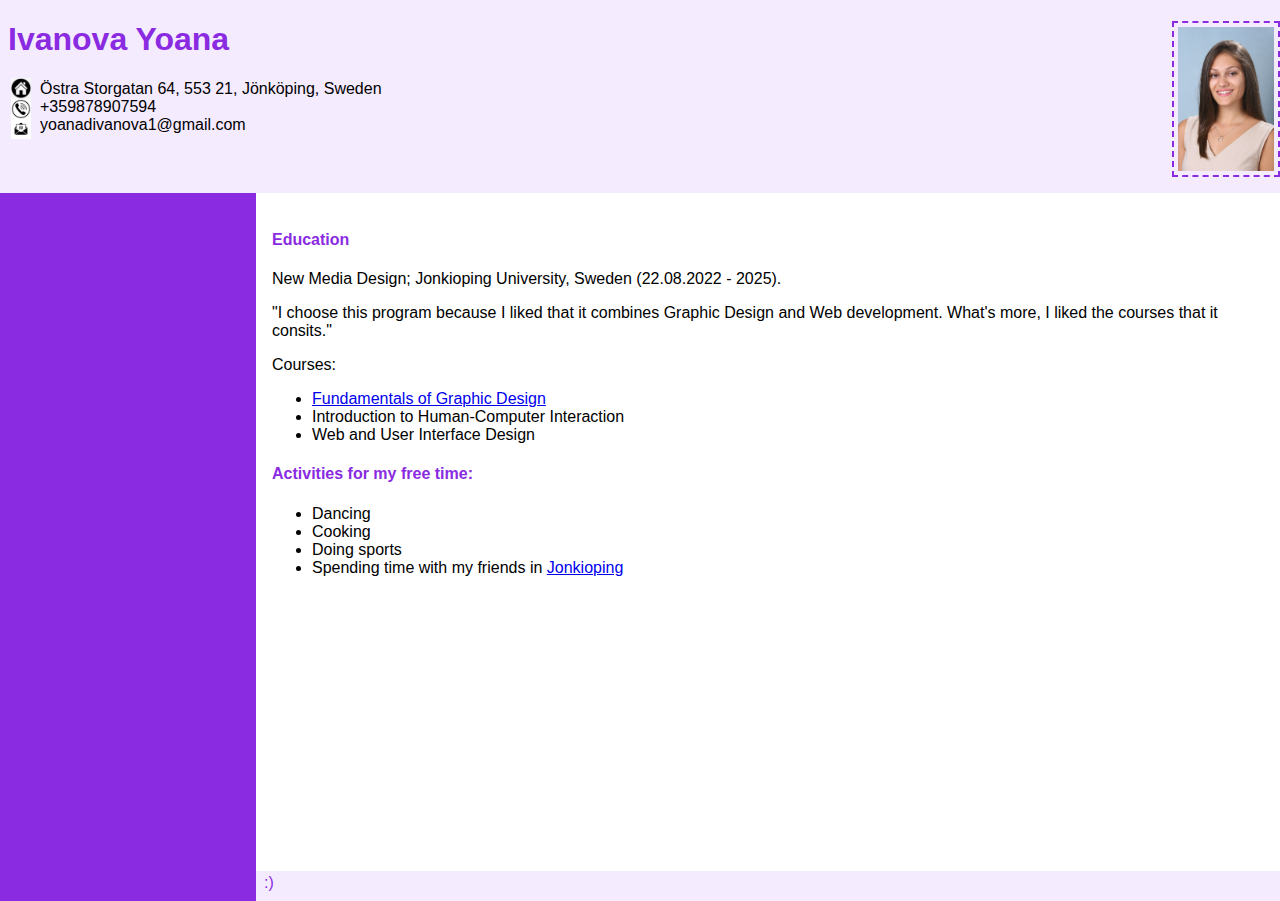
<file: index.html>
<!DOCTYPE html>
<html lang="en">
  <head>
    <meta charset="UTF-8" />
    <meta http-equiv="X-UA-Compatible" content="IE=edge" />
    <meta name="viewport" content="width=device-width, initial-scale=1.0" />
    <link rel="stylesheet" href="style.css" />
    <title>Portfolio</title>
  </head>
  <body>
    <main class="container">
        <header>
        <div class="header"><img class="profile-img"
          src="cv.jpg"
          alt="profile picture"
          />
          <h1 class="text">Ivanova Yoana</h1>
          <ul>
            <li>Östra Storgatan 64, 553 21, Jönköping, Sweden</li>
            <li>+359878907594</li>
            <li>yoanadivanova1@gmail.com</li>
          </ul>
        </header>
        </div>
        <div class="color"></div>
        <img class="home" src="/homee.jpg" alt="">
        <img class="phone" src="/phone.jpg" alt="">
        <img class="mail" src="/mail.jpg" alt="">
        <div class="content">
          <h4>Education</h4>
          <p> New Media Design; Jonkioping University, Sweden (22.08.2022 - 2025).</p>
          
          <p>"I choose this program because I liked that it combines Graphic Design and Web development. What's more, I liked the courses that it consits."</p>
        <p>Courses:</p>
          <ul>
            <li class="hover"><a href="fgd/fgd.html">Fundamentals of Graphic Design</a></li>
            <li class="hover">Introduction to Human-Computer Interaction</li>
            <li class="hover">Web and User Interface Design</li>
          </ul>
          <h4>Activities for my free time:</h4></p>
          <ul>
            <li>Dancing</li>
            <li>Cooking</li>
            <li>Doing sports</li>
            <li>Spending time with my friends in <a href="jonkopiong/jkpg.html">Jonkioping</a></li>
          </ul>
      </div>
        <div class="footer">
          <article class="margin">:)</article>
        </div>
          
      </main>
  </body>
</html>
</file>
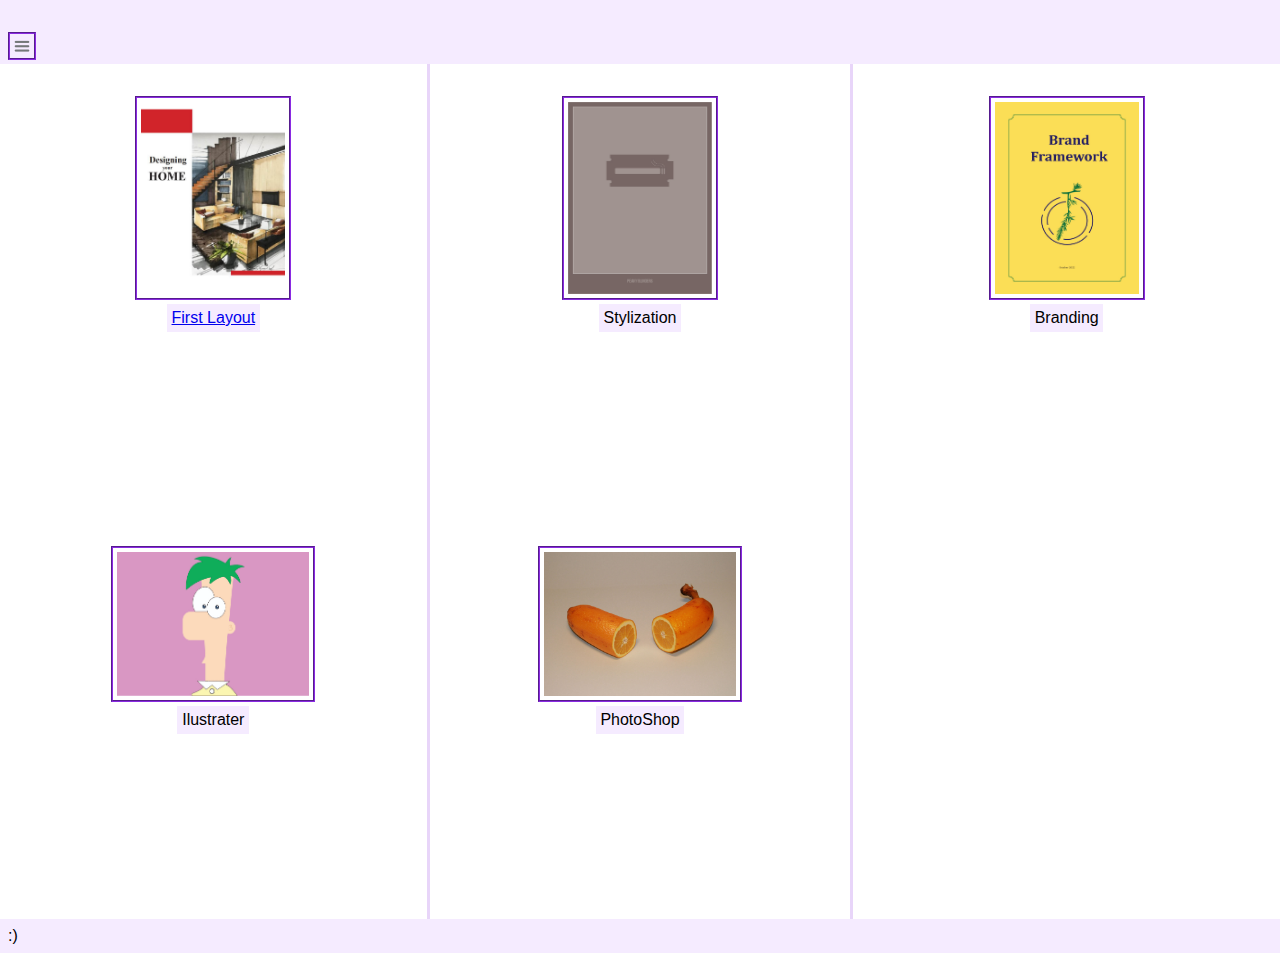
<file: fgd/index.html>
<!DOCTYPE html>
<html lang="en">
  <head>
    <meta charset="UTF-8" />
    <meta http-equiv="X-UA-Compatible" content="IE=edge" />
    <meta name="viewport" content="width=device-width, initial-scale=1.0" />
    <link rel="stylesheet" href="style.css" />
    <title>Fundamentals of Graphic Design</title>
  </head>
  <body>
    <main class="container">
      <header>
        <div class="menu">
          <input id="menu-toggle" type="checkbox" />
          <label for="menu-toggle">
            <img class="menu-size" src="588a64e7d06f6719692a2d11.png" alt="menu">
          </label>
          <ul class="menu-list">
            <li><a href="http://127.0.0.1:5502/index.html">Main page</a></li>
            <li>Introduction to Human-Computer Interaction</li>
            <li>Web and User Interface Design</li>
          </ul>
        </div>
      </header>
      <div class="lefttop">
        <div class="div1"><img src="Doc1.jpg" alt="first" /></div>
        <div class="box"><a href="firstlayout/index.html">First Layout</a></div>
      </div>
      <div class="centertop">
       <div class="div1"><img src="Artboard 1-100.jpg" alt="first" /></div> 
        <div class="box">Stylization</div>
      </div>
      <div class="righttop">
        <div class="div1"><img
          src="Branding (Swedish Gin) - Yoana Ivanova_page-0001.jpg"
          alt="first"
        /></div>
        <div class="box">Branding</div>
      </div>
      <div class="left">
        <div class="div1"><img class="img2" src="Ferb.jpg" alt="first" /></div>
        <div class="box">Ilustrater</div>
      </div>
      <div class="center">
        <div class="div1"><img class="img2" src="banana orange.jpg" alt="first" /></div>
        <div class="box">PhotoShop</div>
      </div>
      </div>
      <footer>:)</footer>
    </main>
  </body>
</html>
</file>
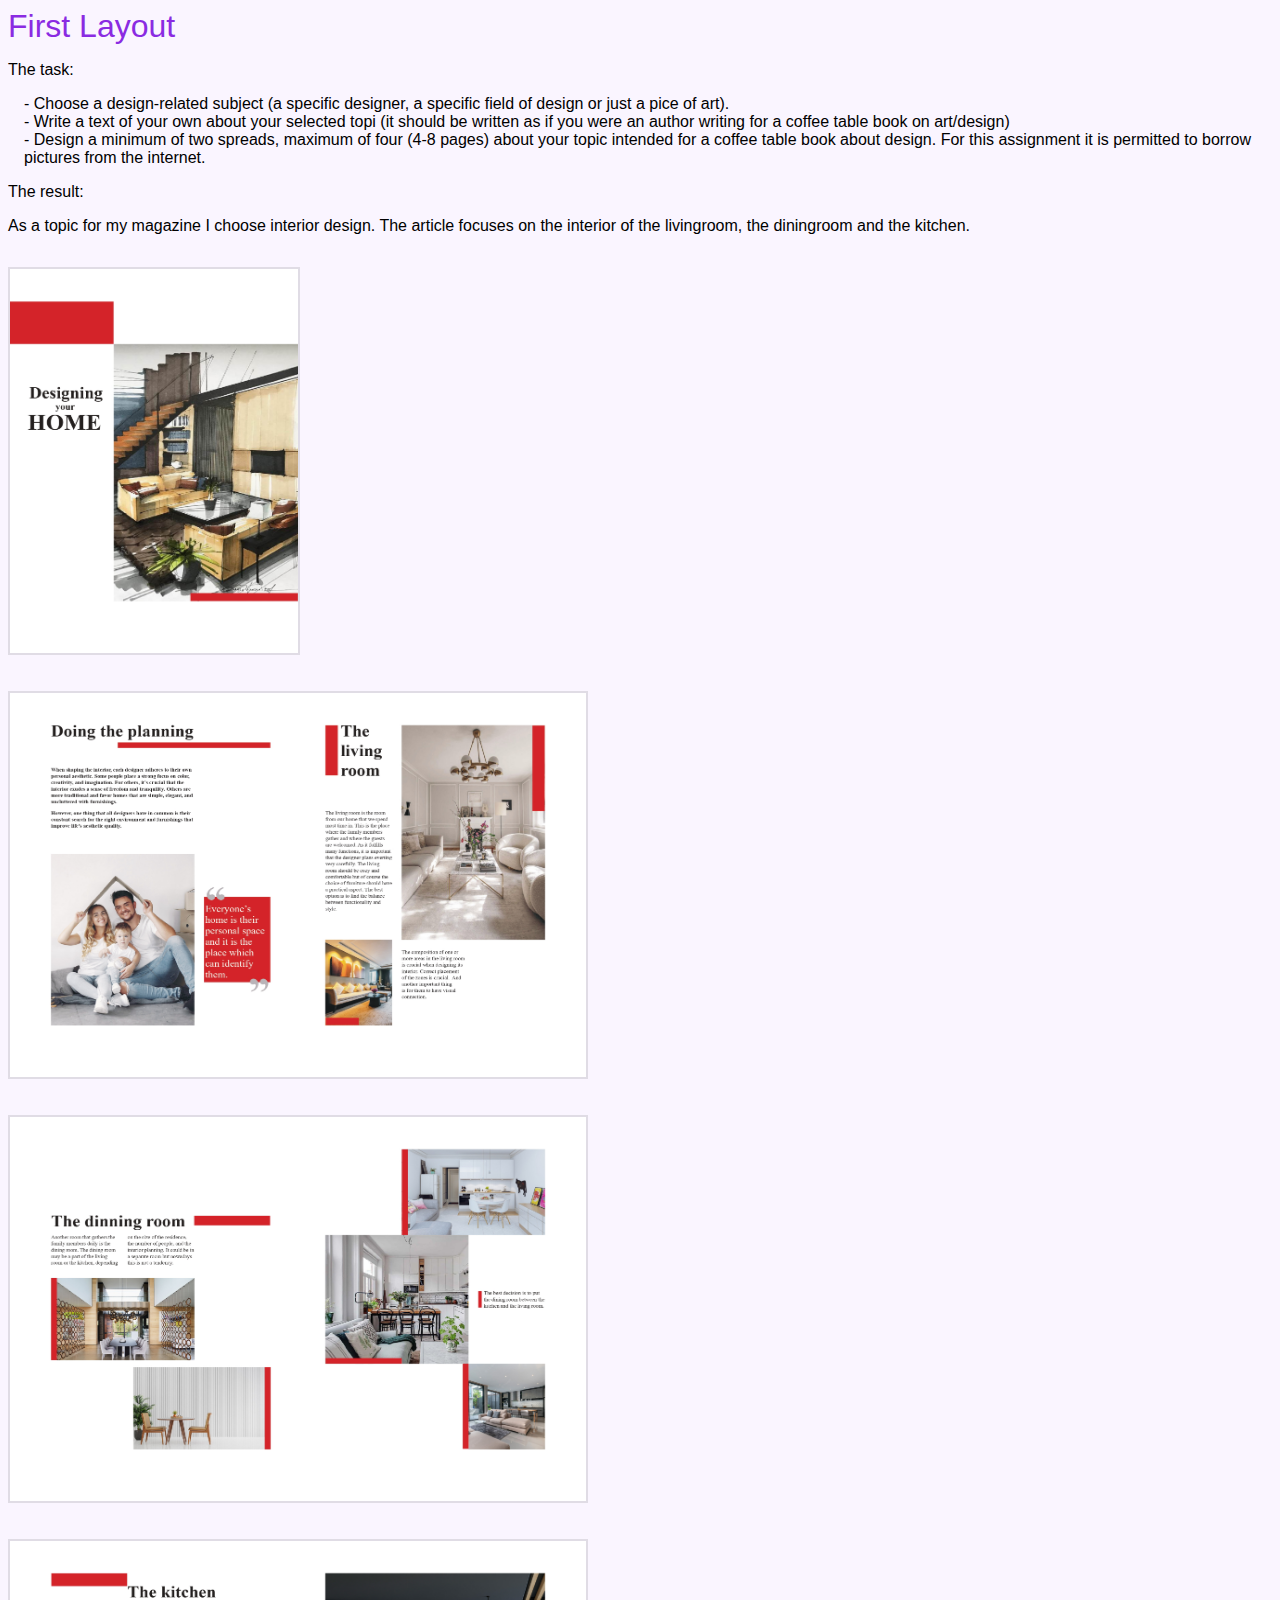
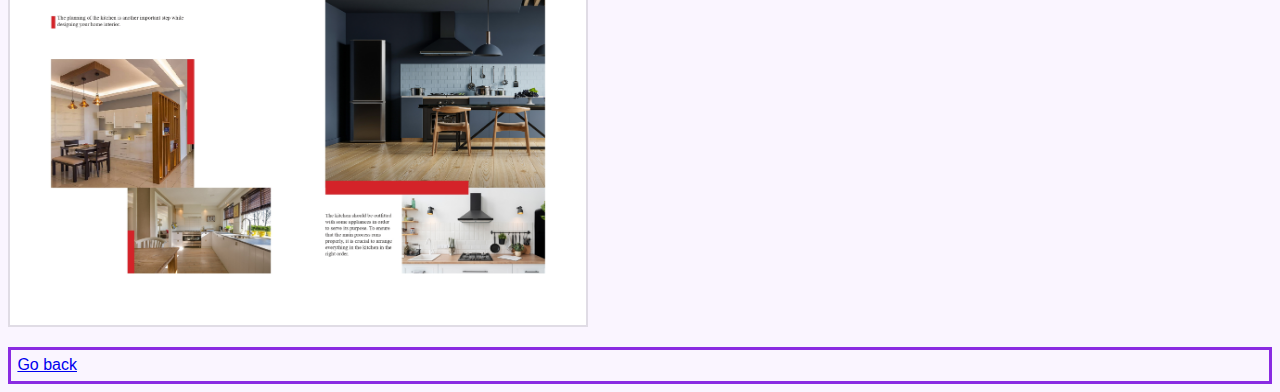
<file: fgd/firstlayout/index.html>
<!DOCTYPE html>
<html lang="en">
  <head>
    <meta charset="UTF-8" />
    <meta http-equiv="X-UA-Compatible" content="IE=edge" />
    <meta name="viewport" content="width=device-width, initial-scale=1.0" />
    <link rel="stylesheet" href="style.css" />
    <title>First Layout</title>
  </head>
  <body>
    <header>First Layout</header>
    <p>The task:</p>
        <p> <article>- Choose a design-related subject (a specific designer, a specific field of design or just a pice of art).</article>
            <article>- Write a text of your own about your selected topi (it should be written as if you were an author writing for a coffee table book on art/design)</article>
            <article>- Design a minimum of two spreads, maximum of four (4-8 pages) about your topic intended for a coffee table book about design. For this assignment it is permitted to borrow pictures from the internet.</article>
        </p>
    </p>
    <p>The result:</p>
    <p>As a topic for my magazine I choose interior design. The article focuses on the interior of the livingroom, the diningroom and the kitchen.</p> 
    <img
      class="cover"
      src="First Layout_Yoana Ivanova_page-0001.jpg"
      alt="cover"
    />
    <p><img src="First Layout_Yoana Ivanova_page-0002.jpg" alt="spread1" /></p>
    <p><img src="First Layout_Yoana Ivanova_page-0003.jpg" alt="spread2" /></p>
    <p><img src="First Layout_Yoana Ivanova_page-0004.jpg" alt="spread3" /></p>
  <footer><a href="/wuid-portfolio-yoanadivanova/">Go back</a></footer>
  </body>
</html>
</file>
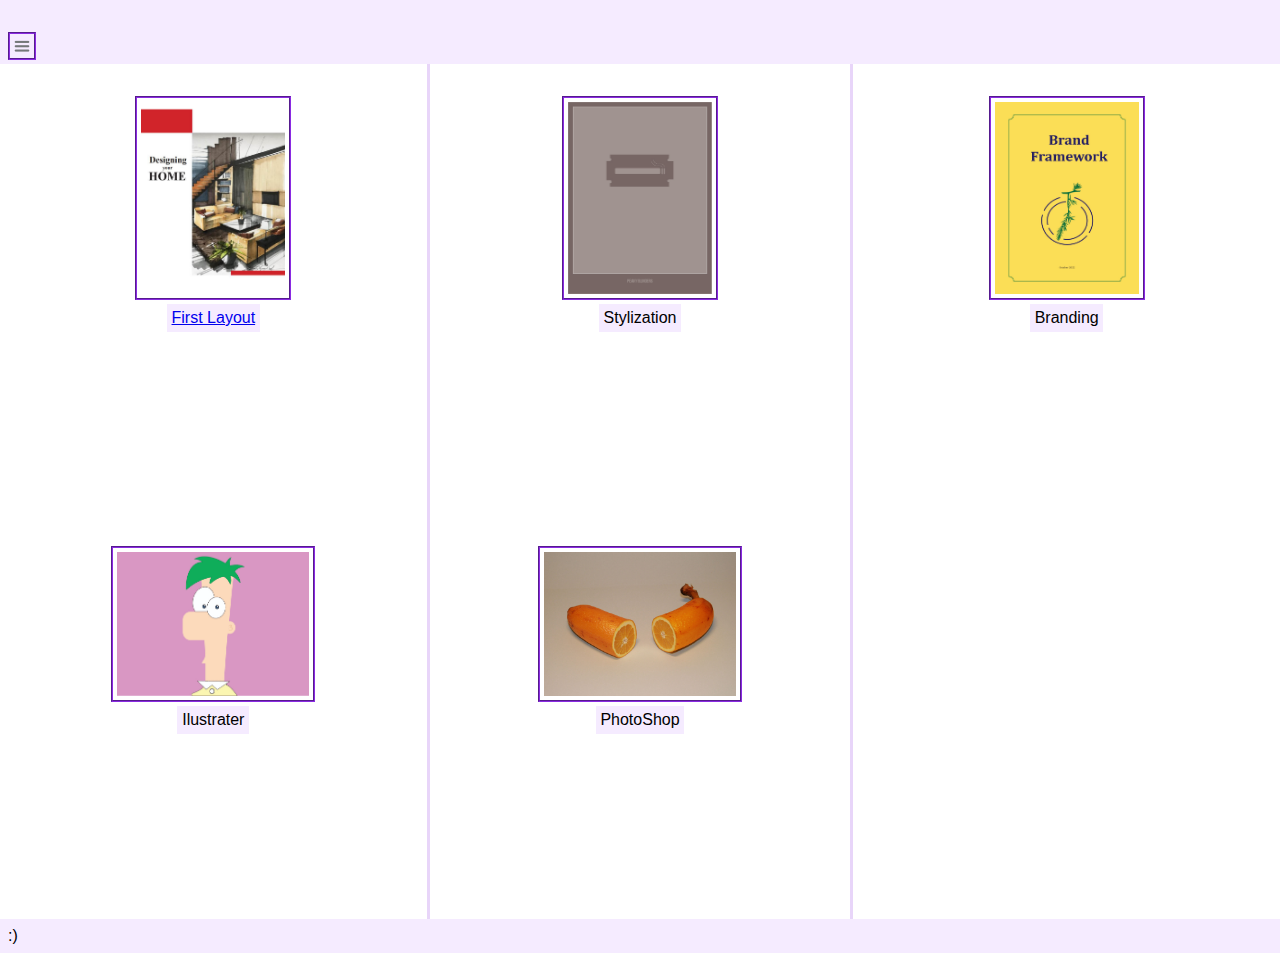
<file: fgd/fgd.html>
<!DOCTYPE html>
<html lang="en">
  <head>
    <meta charset="UTF-8" />
    <meta http-equiv="X-UA-Compatible" content="IE=edge" />
    <meta name="viewport" content="width=device-width, initial-scale=1.0" />
    <link rel="stylesheet" href="style.css" />
    <title>Fundamentals of Graphic Design</title>
  </head>
  <body>
    <main class="container">
      <header>
        <div class="menu">
          <input id="menu-toggle" type="checkbox" />
          <label for="menu-toggle">
            <img class="menu-size" src="588a64e7d06f6719692a2d11.png" alt="menu">
          </label>
          <ul class="menu-list">
            <li><a href="/index.html">Main page</a></li>
            <li>Introduction to Human-Computer Interaction</li>
            <li>Web and User Interface Design</li>
          </ul>
        </div>
      </header>
      <div class="lefttop">
        <div class="div1"><img src="Doc1.jpg" alt="first" /></div>
        <div class="box"><a href="firstlayout/index.html">First Layout</a></div>
      </div>
      <div class="centertop">
       <div class="div1"><img src="Artboard 1-100.jpg" alt="first" /></div> 
        <div class="box">Stylization</div>
      </div>
      <div class="righttop">
        <div class="div1"><img
          src="Branding (Swedish Gin) - Yoana Ivanova_page-0001.jpg"
          alt="first"
        /></div>
        <div class="box">Branding</div>
      </div>
      <div class="left">
        <div class="div1"><img class="img2" src="Ferb.jpg" alt="first" /></div>
        <div class="box">Ilustrater</div>
      </div>
      <div class="center">
        <div class="div1"><img class="img2" src="banana orange.jpg" alt="first" /></div>
        <div class="box">PhotoShop</div>
      </div>
      </div>
      <footer>:)</footer>
    </main>
  </body>
</html>
</file>
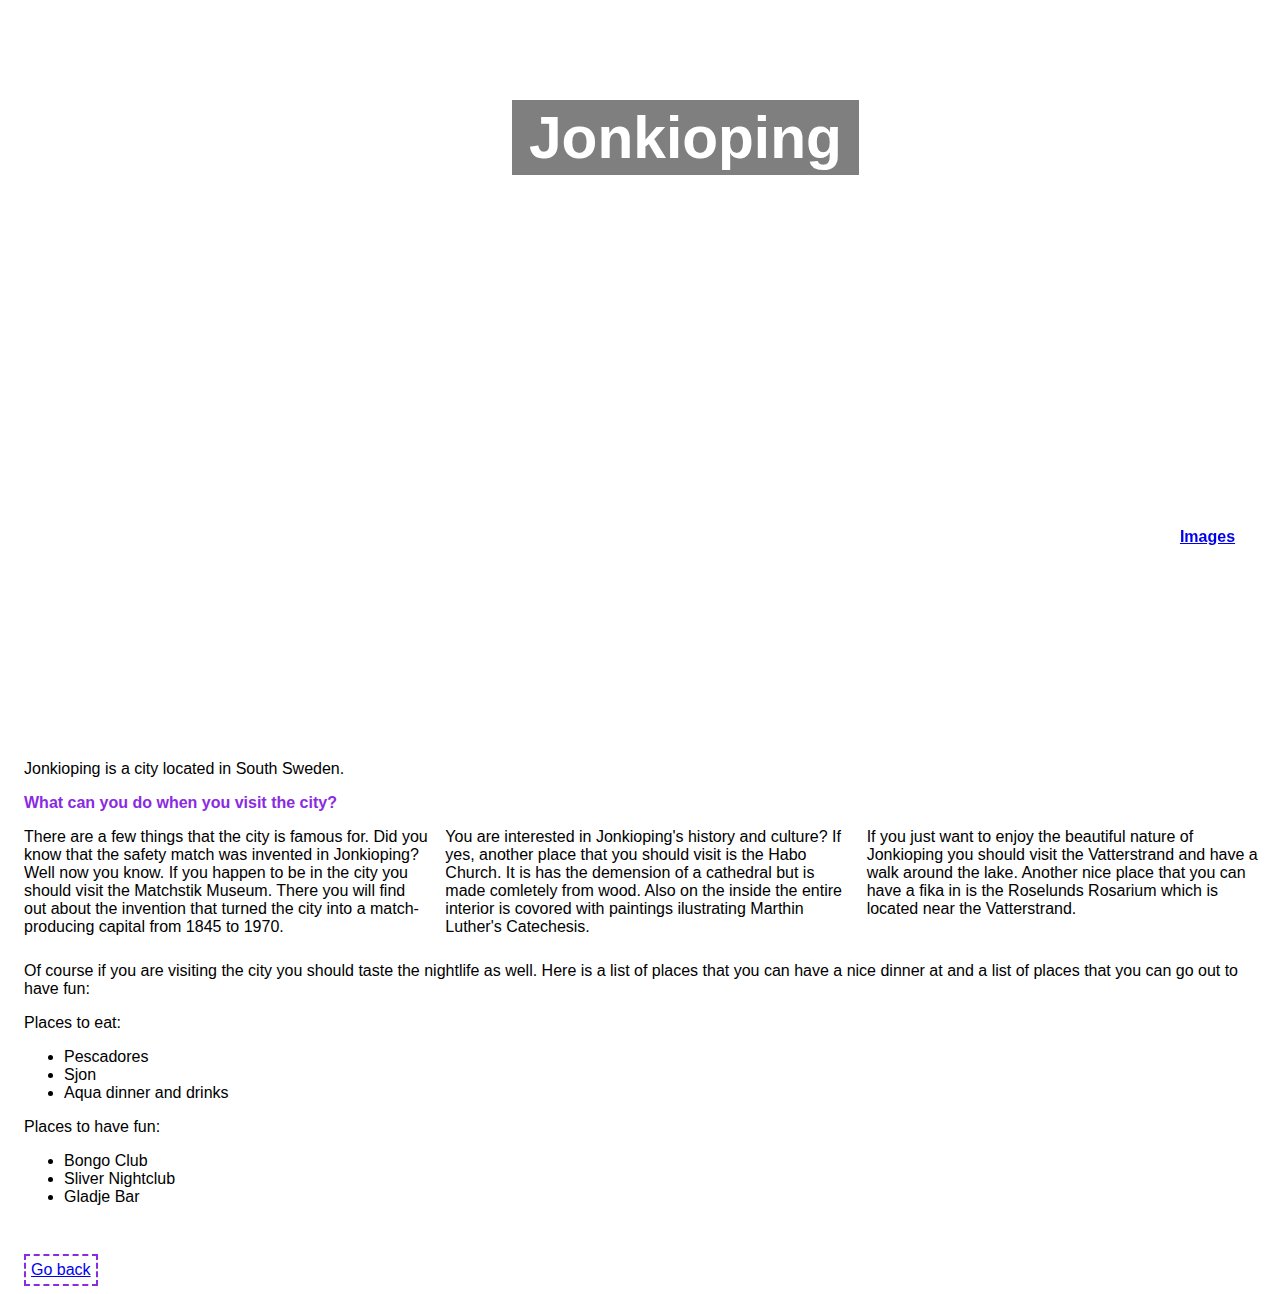
<file: jonkopiong/jkpg.html>
<!DOCTYPE html>
<html lang="en">
  <head>
    <meta charset="UTF-8" />
    <meta http-equiv="X-UA-Compatible" content="IE=edge" />
    <meta name="viewport" content="width=device-width, initial-scale=1.0" />
    <link rel="stylesheet" href="style.css" />
    <title>Jonkioping</title>
  </head>
  <body>
    <header>
      <div class="box">Jonkioping</div>
      <div class="box2">
        <a href="jonkioping.html">Images</a>
      </div>
    </header>
    <main>
      <section>
        <p>Jonkioping is a city located in South Sweden.</p>
        <p class="question">What can you do when you visit the city?</p>
        <div class="columns">
          There are a few things that the city is famous for. Did you know that
          the safety match was invented in Jonkioping? Well now you know. If you
          happen to be in the city you should visit the Matchstik Museum. There
          you will find out about the invention that turned the city into a
          match-producing capital from 1845 to 1970.
          <p>
            You are interested in Jonkioping's history and culture? If yes,
            another place that you should visit is the Habo Church. It is has
            the demension of a cathedral but is made comletely from wood. Also
            on the inside the entire interior is covored with paintings
            ilustrating Marthin Luther's Catechesis.
          </p>
          <p>
            If you just want to enjoy the beautiful nature of Jonkioping you
            should visit the Vatterstrand and have a walk around the lake.
            Another nice place that you can have a fika in is the Roselunds
            Rosarium which is located near the Vatterstrand.
          </p>
        </div>
        <p>
          Of course if you are visiting the city you should taste the nightlife
          as well. Here is a list of places that you can have a nice dinner at
          and a list of places that you can go out to have fun:
        </p>
      </section>
      <section>
        Places to eat:
        <ul>
          <li>Pescadores</li>
          <li>Sjon</li>
          <li>Aqua dinner and drinks</li>
        </ul>
        <p>Places to have fun:</p>
        <ul>
          <li>Bongo Club</li>
          <li>Sliver Nightclub</li>
          <li>Gladje Bar</li>
        </ul>
      </section>
      <footer class="effect"><a href="/index.html">Go back</a></footer>
    </main>
  </body>
</html>
</file>
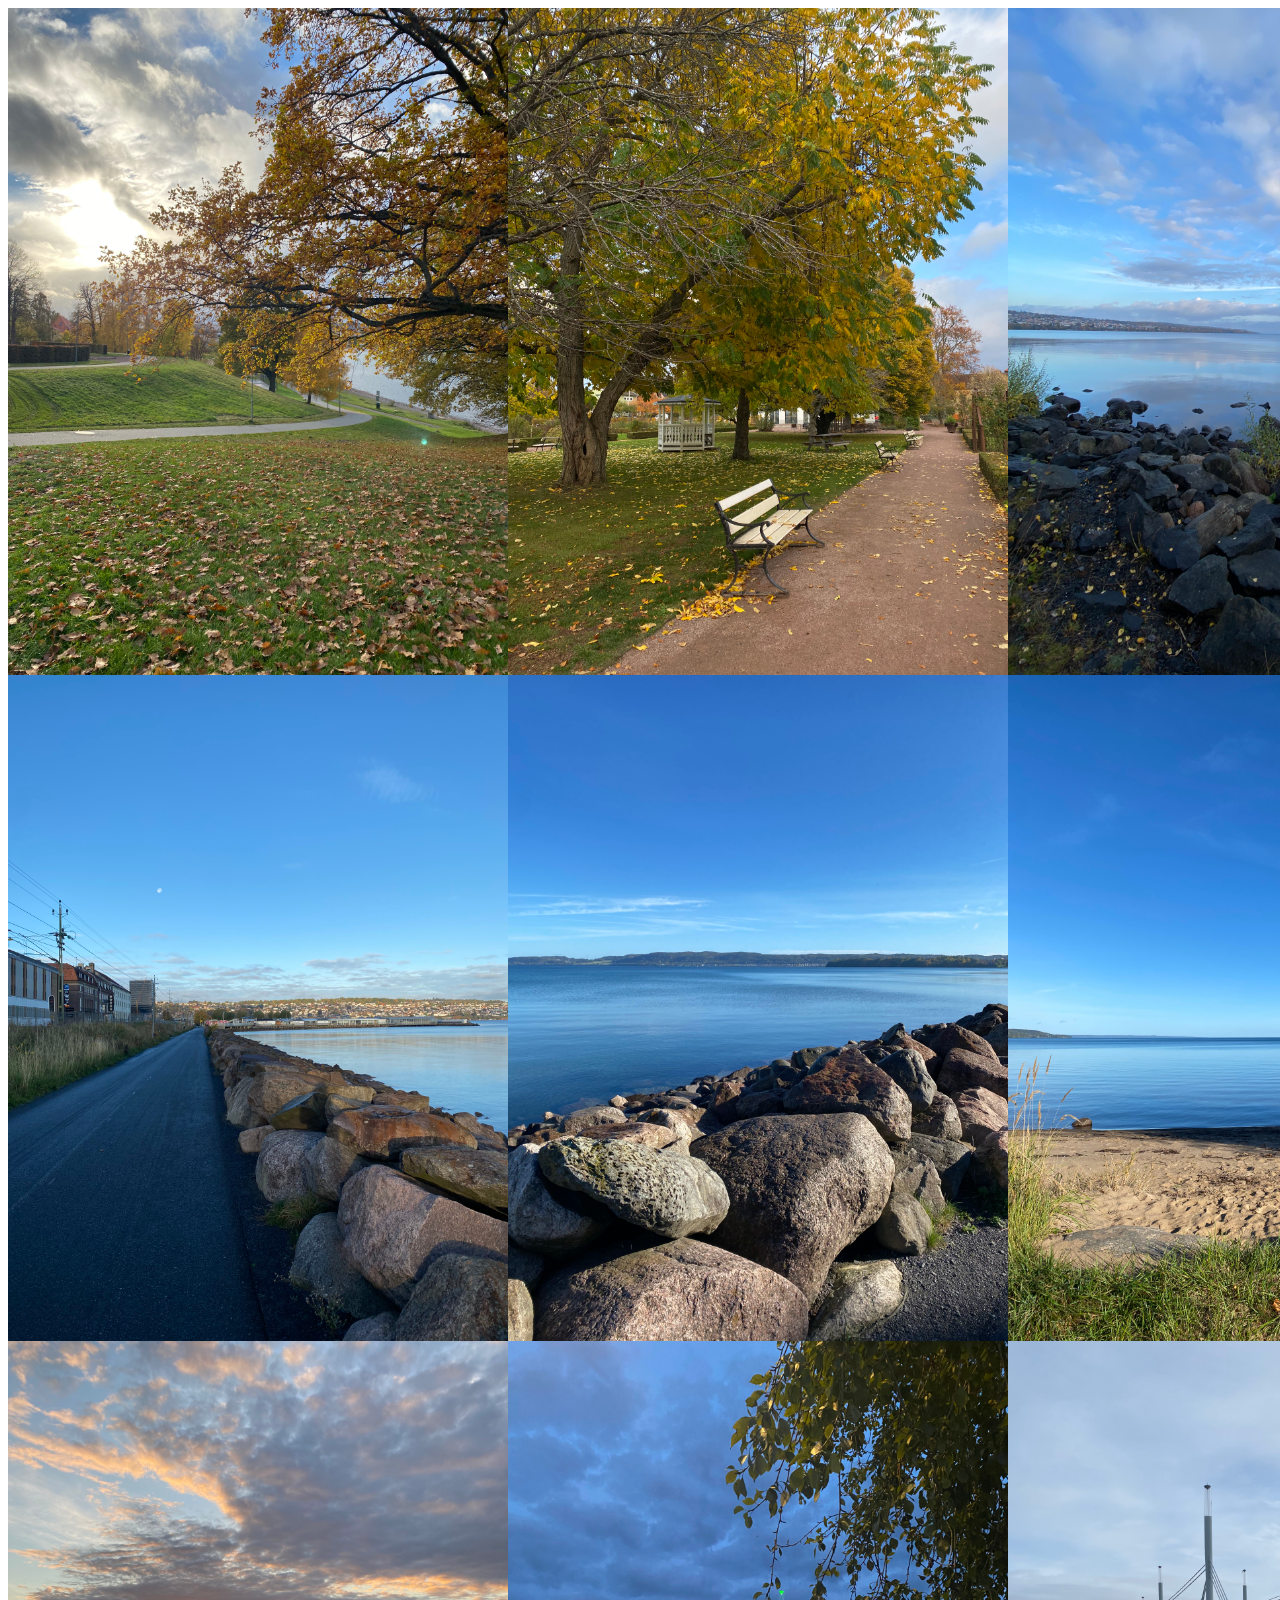
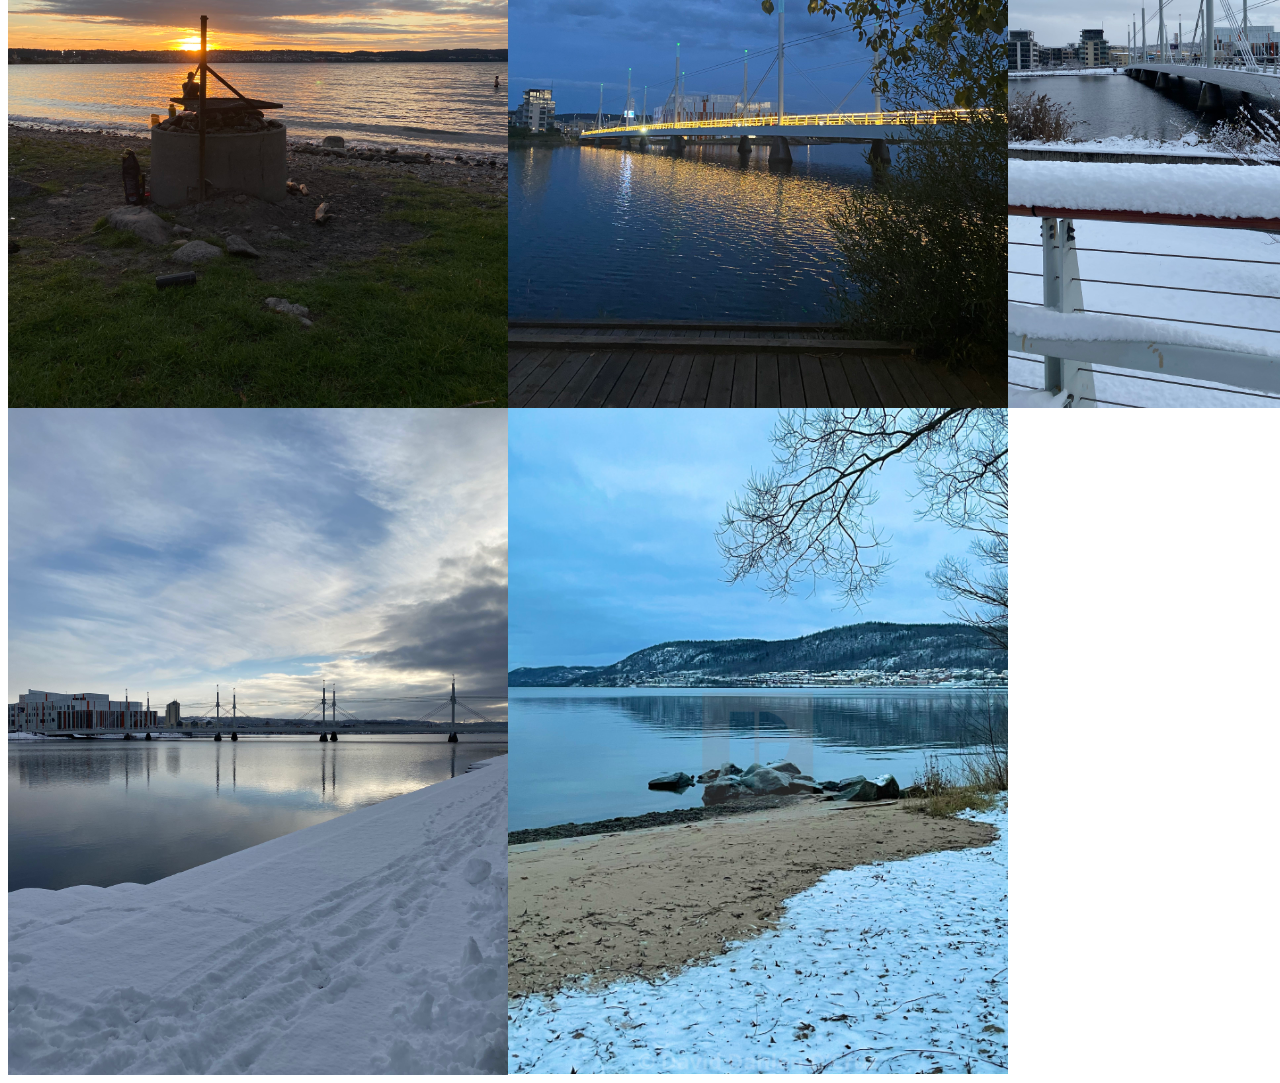
<file: jonkopiong/jonkioping.html>
<!DOCTYPE html>
<html lang="en">
  <head>
    <meta charset="UTF-8" />
    <meta http-equiv="X-UA-Compatible" content="IE=edge" />
    <meta name="viewport" content="width=device-width, initial-scale=1.0" />
    <link rel="stylesheet" href="design.css" />
    <title>Images</title>
  </head>
  <body>
    <img class="one" src="images/IMG_4453.jpg" alt="img3" />
    <img class="two" src="images/IMG_4446.jpg" alt="img4" />
    <img class="three" src="images/IMG_4393.jpg" alt="img5" />
    <img class="four" src="images/IMG_4362.jpg" alt="img6" />
    <img class="five" src="images/IMG_4336.jpg" alt="img7" />
    <img class="six" src="images/IMG_4326.jpg" alt="img8" />
    <img class="seven" src="images/IMG_3781.jpg" alt="img9" />
    <img class="eight" src="images/IMG_3627.jpg" alt="img10" />
    <img class="nine" src="images/IMG_4945.jpg" alt="img1" />
    <img class="ten" src="images/IMG_4941.jpg" alt="img2" />
    <img class="eleven" src="images/i7gpzqxmwmf4zyh7u12o.jpg" alt="img11" />
  </body>
</html>
</file>
<file: style.css>
html,
body {
  margin: 0px;
}
* {
  font-family: "Gill Sans", "Gill Sans MT", Calibri, "Trebuchet MS", sans-serif;
}
.container {
  display: grid;
  grid-template-columns: 1fr 4fr;
  grid-template-rows: 2fr 7fr 30px;
  grid-template-areas:
    "header header"
    ". content"
    "footer footer";
}

header {
  background-color: rgba(229, 204, 255, 0.4);
  grid-area: header;
  grid-column: 1/3;
}

.content {
  grid-area: content;
  grid-row: 2;
  grid-column: 2;
  margin: 1rem;
}

.footer {
  background-color: rgba(229, 204, 255, 0.4);
  grid-area: footer;
  grid-column: 2;
}

.color {
  background-color: blueviolet;
  grid-column: 1/2;
  grid-row: 2/4;
}

.text {
  margin-left: 0.5rem;
}

.home {
  width: 20px;
  float: left;
  position: absolute;
  margin-top: 4.9rem;
  margin-left: 0.7rem;
}

.phone {
  width: 20px;
  float: left;
  position: absolute;
  margin-top: 6.2rem;
  margin-left: 0.7rem;
}

.mail {
  width: 20px;
  float: left;
  position: absolute;
  margin-top: 7.45rem;
  margin-left: 0.7rem;
}

.profile-img {
  width: 96px;
  float: right;
  margin-bottom: 1rem;
  border: 2px;
  border-color: blueviolet;
  border-style: dashed;
  padding: 4px;
}

li :hover {
  font-weight: bolder;
}

.footer {
  color: blueviolet;
}

.margin {
  margin-left: 0.5rem;
  margin-top: 0.2rem;
  color: blueviolet;
}

h1,
h2,
h3,
h4,
h5 {
  color: blueviolet;
}

.hover:hover {
  font-weight: bold;
}

@media screen and (max-width: 500px) {
  .container {
    display: grid;
    grid-template-columns: 1fr;
    grid-template-rows: 0.5fr 2fr 30px;
    grid-template-areas:
      "header"
      "content"
      "footer";
  }

  header {
    grid-area: header;
  }

  .home {
    display: none;
  }

  .phone {
    display: none;
  }

  .mail {
    display: none;
  }

  .content {
    grid-area: content;
    text-align: left;
  }

  .color {
    display: none;
  }

  .footer {
    grid-area: footer;
  }
}
</file>
<file: fgd/style.css>
html,
body {
  margin: 0px;
}
* {
  font-family: "Gill Sans", "Gill Sans MT", Calibri, "Trebuchet MS", sans-serif;
}

.container {
  display: grid;
  grid-template-columns: 1fr 1fr 1fr;
  grid-row: 1fr 4fr 4fr 1fr;
  grid-template-areas:
    "header header header"
    "lefttop centertop righttop"
    "left center right"
    "footer footer footer";
}

footer {
  grid-area: footer;
  background-color: rgba(229, 204, 255, 0.4);
  padding: 0.5rem;
}

header {
  background-color: rgba(229, 204, 255, 0.4);
  grid-column: 1/4;
}

.menu-size{
width: 1rem;
height: 1rem;
margin-left: 0.5rem;
}

.menu-list {
  display: none;
  position: absolute;
  background-color: blueviolet;
  color: white;
  padding: 0.5rem;
  margin-left: 0.5rem;
  line-height: 30pt;
}

#menu-toggle:checked ~ .menu-list {
  display: block;
}

#menu-toggle{
  display: none;
}

.lefttop {
  grid-row: 2/3;
  grid-column: 1/2;
  min-height: 50vh;
  text-align: center;
  border-color: rgba(138, 43, 226, 0.2);
}

.centertop {
  grid-row: 2/3;
  grid-column: 2/3;
  text-align: center;
  border-left-style: solid;
  border-right-style: solid;
  border-color: rgba(138, 43, 226, 0.2);
}

.righttop {
  grid-row: 2/3;
  grid-column: 3/4;
  text-align: center;
  border-color: rgba(138, 43, 226, 0.2);
}
.div1 {
  margin: auto;
}

.left {
  grid-row: 3/4;
  grid-column: 1/2;
  grid-area: left;
  min-height: 45vh;
  text-align: center;
  border-color: rgba(138, 43, 226, 0.2);
}

.center {
  grid-row: 3/4;
  grid-column: 2/3;
  grid-area: center;
  text-align: center;
  border-right-style: solid;
  border-left-style: solid;
  border-color: rgba(138, 43, 226, 0.2);
}

.box {
  background-color: rgba(229, 204, 255, 0.4);
  padding: 0.3rem;
  display: inline-block;
}
.box:hover {
  border-style: groove;
  border-color: blueviolet;
}

img {
  width: 9rem;
  height: 12rem;
  margin-top: 1rem;
  border: 2px;
  border-color: blueviolet;
  border-style: groove;
  padding: 4px;
  margin-top: 2rem;
}

.img2 {
  width: 12rem;
  height: 9rem;
  margin-top: 1rem;
  border: 2px;
  border-color: blueviolet;
  border-style: groove;
  padding: 4px;
  margin-top: 2rem;
}

@media screen and (min-width: 501px) and (max-width: 1000px) {
  .container {
    display: grid;
    grid-template-columns: 1fr 1fr;
    grid-row: 1fr 3fr 3fr 3fr 1fr;
    grid-template-areas:
      "header header"
      "lefttop righttop"
      "left right"
      "leftbottom rightbottom"
      "footer footer";
  }

  header {
    grid-column: 1/3;
  }

  .lefttop {
    grid-row: 2/3;
    grid-column: 1/2;
    min-height: 50vh;
    border-right-style: solid;
    border-color: border-color: rgba(138, 43, 226, 0.2);
  }

  .centertop {
    grid-area: righttop;
    border-left-style: none;
    border-right-style: none;
  }

  .righttop {
    grid-row: 3/4;
    grid-column: 1/2;
    min-height: 50vh;
    text-align: center;
    border-right-style: solid;
    border-color: border-color: rgba(138, 43, 226, 0.2);
  }

  .left {
    grid-area: right;
    min-height: 50vh;
    text-align: center;
  }

  .center {
    grid-area: leftbottom;
    text-align: center;
    border-left-style: none;
    min-height: 45vh;
  }
}

@media screen and (max-width: 500px) {
    .container {
      display: grid;
      grid-template-columns: 1fr;
      grid-row: 1fr 3fr 3fr 3fr 3fr 3fr 1fr;
      grid-template-areas:
        "header"
        "first"
        "second"
        "third"
        "forth"
        "fifth"
        "footer";
    }
  
    header {
      grid-area: header;
    }
  
    .lefttop {
      grid-row: 2/3;
      grid-column: 1/2;
      min-height: 50vh;
      border-style: none;
    }
  
    .centertop {
      grid-area: second;
      min-height: 50vh;
      border-style: none;
    }
  
    .righttop {
      grid-area: third;
      min-height: 50vh;
      border-style: none;
    }
  
    .left {
        grid-area: forth;
        min-height: 50vh;
        border-style: none;
    }
  
    .center {
        grid-area: fifth;
        min-height: 45vh;
        border-style: none;
    }

    footer{
        grid-area: footer;
    }
  }
</file>
<file: fgd/firstlayout/style.css>
html {
  background-color: rgba(229, 204, 255, 0.2);
}
* {
  font-family: "Gill Sans", "Gill Sans MT", Calibri, "Trebuchet MS", sans-serif;
}

header {
  font-size: 24pt;
  color: blueviolet;
}

article {
  margin-left: 1rem;
}

.cover {
  width: 18rem;
  height: 24rem;
  margin-top: 1rem;
  border: 2px;
  border-color: rgba(00, 00, 00, 0.1);
  border-style: solid;
}

img {
  width: 36rem;
  height: 24rem;
  margin-top: 1rem;
  border: 2px;
  border-color: rgba(00, 00, 00, 0.1);
  border-style: solid;
}

footer {
  padding: 0.4rem;
  border-style: solid;
  border-color: blueviolet;
}

footer:hover {
  background-color: blueviolet;
  color: white;
}
</file>
<file: jonkopiong/style.css>
* {
  font-family: "Gill Sans", "Gill Sans MT", Calibri, "Trebuchet MS", sans-serif;
}

header {
  background-image: url(https://images.ctfassets.net/nwbqij9m1jag/1ZjlGef8qtAK9YOMyRUmPt/d5b1001d5b248530eb5615b574006a6e/Jonkoping_MorgonljusEDIT.jpg);
  background-size: cover;
  background-repeat: no-repeat;
  height: 80vh;
  position: sticky;
  top: 0;
  z-index: 0;
}

.box {
  display: inline-block;
  background: rgba(0, 0, 0, 0.5);
  padding-top: 4px;
  padding-bottom: 4px;
  padding-left: 17px;
  padding-right: 17px;
  place-content: center;
  color: white;
  text-align: center;
  position: absolute;
  font-size: 200%;
  top: 100px;
  left: 40%;
}

main {
  position: relative;
  z-index: 1;
  background: white;
  padding: 0.5rem;
}

.question {
  font-weight: bold;
  color: blueviolet;
}
.columns {
  columns: 3;
}

body {
  margin: 0px;
}

main {
  margin-left: 1rem;
}

header {
  font-size: 22pt;
  font-weight: bold;
  color: blueviolet;
  padding-top: 1rem;
}

.paragraph-italic {
  font-style: italic;
}

footer {
  border: 2px;
  border-color: blueviolet;
  border-style: dashed;
  padding: 5px;
  display: inline-block;
  margin-top: 2rem;
}

.effect:hover {
  border-style: groove;
  font-weight: bold;
}

.box {
  animation: slide-in 2000ms;
  animation-delay: 500ms;
}

@keyframes slide-in {
  from {
    transform: translateY(-100%);
    opacity: 0.25;
  }
  to {
    transform: translateY(0%);
    opacity: 1;
  }
}

.box2 {
  animation: bounce 1000ms alternate infinite cubic-bezier(0.2, 0.65, 0.6, 1);
  animation-delay: 2500ms;
}

@keyframes bounce {
  from {
    transform: translateY(0px);
  }
  to {
    transform: translateY(-10px);
  }
}

.box2 {
  width: 65px;
  height: 65px;
  background: rgba(255, 255, 255, 0.4);
  font-size: 12pt;
  padding: 8px;
  display: grid;
  float: right;
  place-content: center;
  color: white;
  text-align: center;
  border-radius: 50%;
  animation-name: bounce;
  margin-right: 2rem;
  margin-top: 30rem;
}

.box2:hover {
  background-color: blueviolet;
}

@media screen and (max-width: 900px) {
  .columns {
    columns: 1;
  }

  img {
    display: none;
  }

  body {
    background-color: rgba(229, 204, 255, 0.2);
  }
}
</file>
<file: jonkopiong/design.css>
body {
  display: grid;
  grid-template-columns: 1fr 1fr 1fr;
  grid-template-rows: 1 fr 1fr 1fr 1fr;
  grid-template-areas:
    "one two three"
    "four five six"
    "seven eight nine"
    " ten eleven .";
}

.one {
  grid-area: one;
}

.two {
  grid-area: two;
}

.three {
  grid-area: three;
}

.four {
  grid-area: four;
}

.five {
  grid-area: five;
}

.six {
  grid-area: six;
}

.seven {
  grid-area: seven;
}

.eight {
  grid-area: eight;
}

.nine {
  grid-area: nine;
}

.ten {
  grid-area: ten;
}

.eleven {
  grid-area: eleven;
}

img {
  width: 500px;
}

@media screen and (min-width: 501px) and (max-width: 1000px) {
  body {
    display: grid;
    grid-template-columns: 1fr 1fr;
    grid-template-rows: 1fr 1fr 1fr 1fr 1fr 1fr;
    grid-template-areas:
      "one two"
      "three four"
      "five six"
      "seven eight"
      "nine ten"
      "eleven .";
  }
}

@media screen and (max-width: 500px) {
  body {
    display: flex;
    justify-content: center;
    flex-direction: column;
  }
}
</file>
